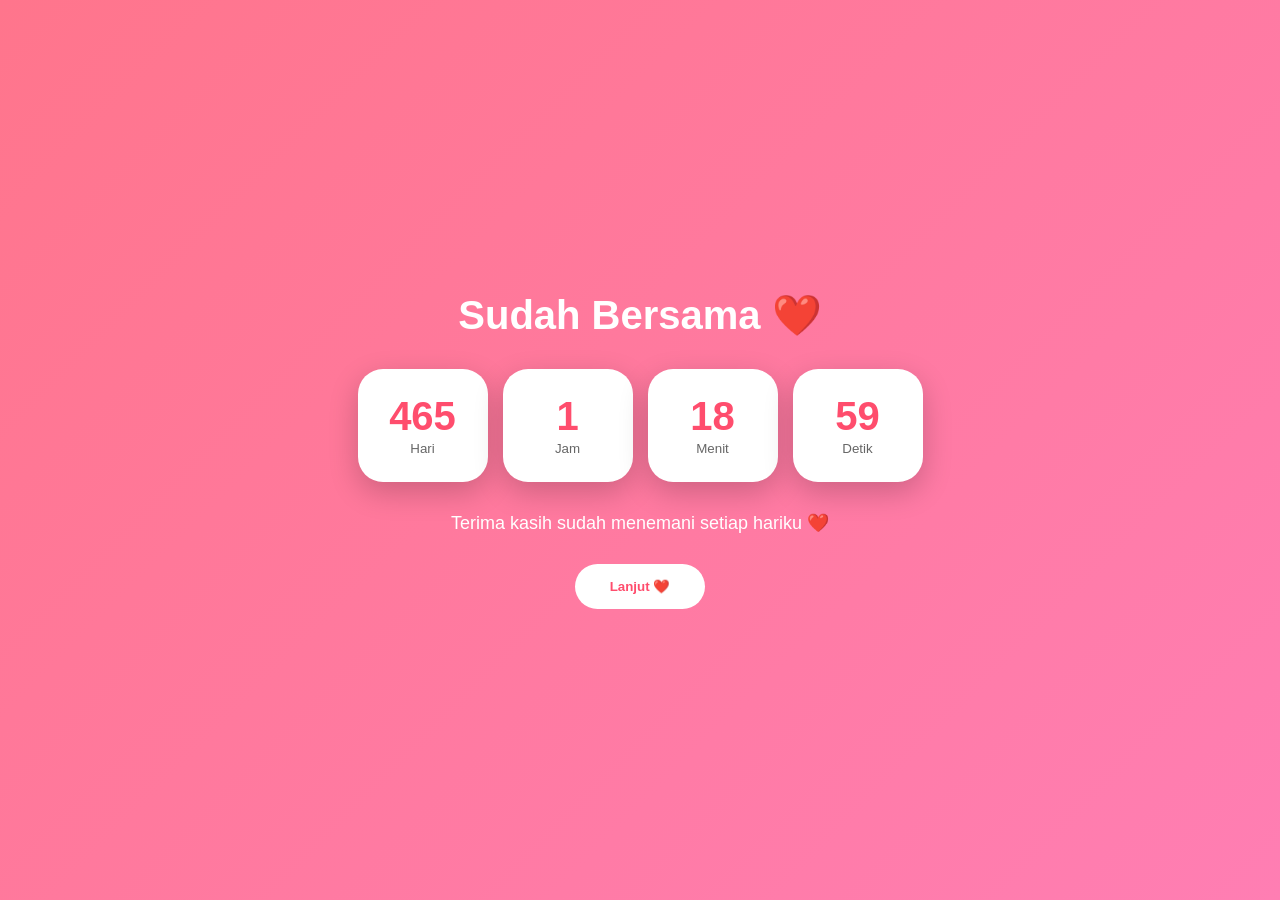
<file: pages/countdown.html>
<!doctype html>
<html lang="id">
  <head>
    <meta charset="UTF-8" />
    <meta name="viewport" content="width=device-width, initial-scale=1.0" />

    <title>Sudah Bersama ❤️</title>

    <link rel="stylesheet" href="../css/countdown.css" />
  </head>
  <body>
    <div class="container">
      <h1>Sudah Bersama ❤️</h1>

      <div class="countdown-box">
        <div class="time">
          <span id="days">0</span>
          <small>Hari</small>
        </div>

        <div class="time">
          <span id="hours">0</span>
          <small>Jam</small>
        </div>

        <div class="time">
          <span id="minutes">0</span>
          <small>Menit</small>
        </div>

        <div class="time">
          <span id="seconds">0</span>
          <small>Detik</small>
        </div>
      </div>

      <p class="message">Terima kasih sudah menemani setiap hariku ❤️</p>

      <button onclick="window.location.href = 'timeline.html'">
        Lanjut ❤️
      </button>
    </div>

    <script src="../js/countdown.js"></script>
  </body>
</html>
</file>
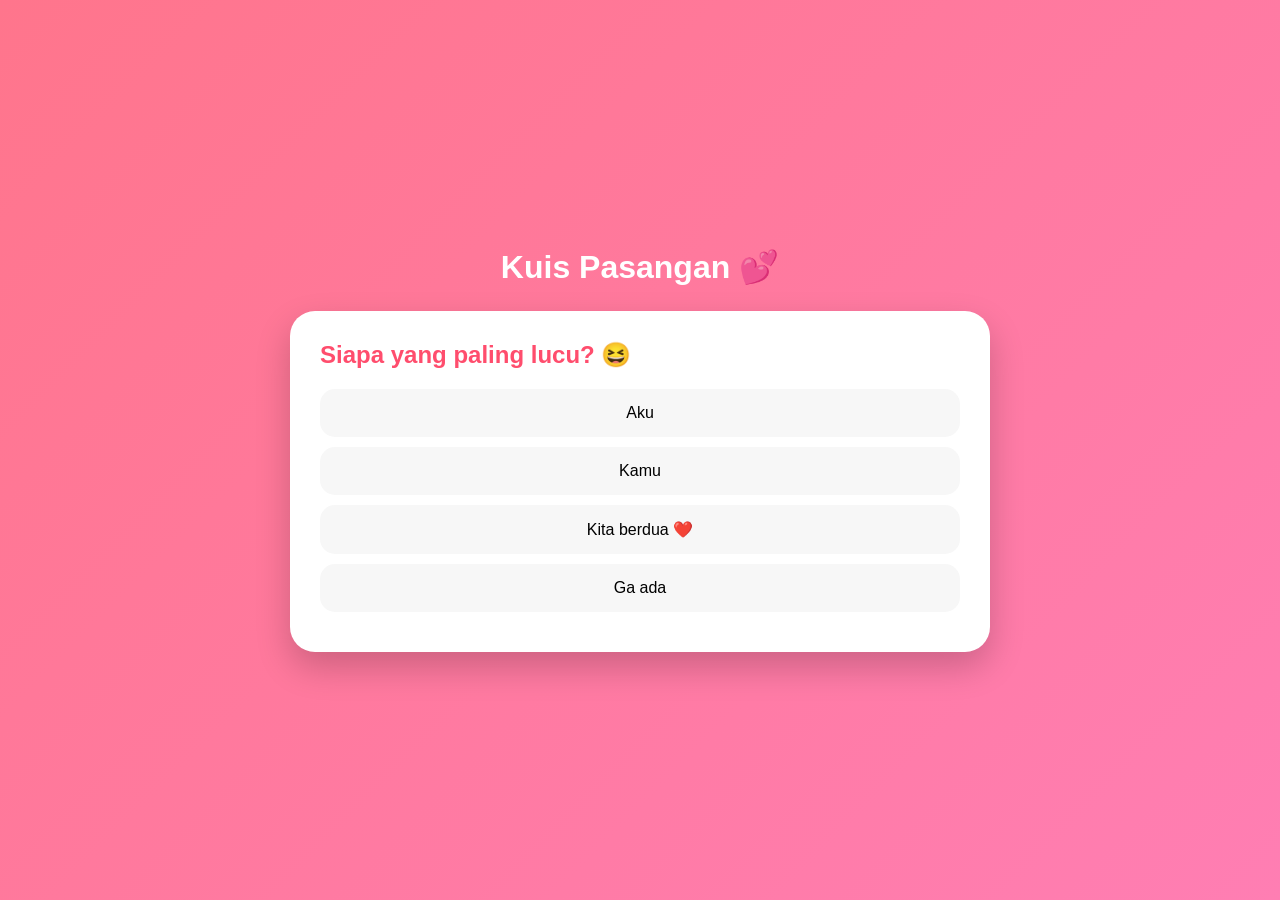
<file: pages/quiz.html>
<!doctype html>
<html lang="id">
  <head>
    <meta charset="UTF-8" />
    <meta name="viewport" content="width=device-width, initial-scale=1.0" />

    <title>Kuis Pasangan 💕</title>

    <link rel="stylesheet" href="../css/quiz.css" />
  </head>
  <body>
    <div class="quiz-container">
      <h1>Kuis Pasangan 💕</h1>

      <div class="quiz-box">
        <h2 id="question"></h2>

        <div id="answers"></div>
      </div>
    </div>

    <script src="../js/quiz.js"></script>
  </body>
</html>
</file>
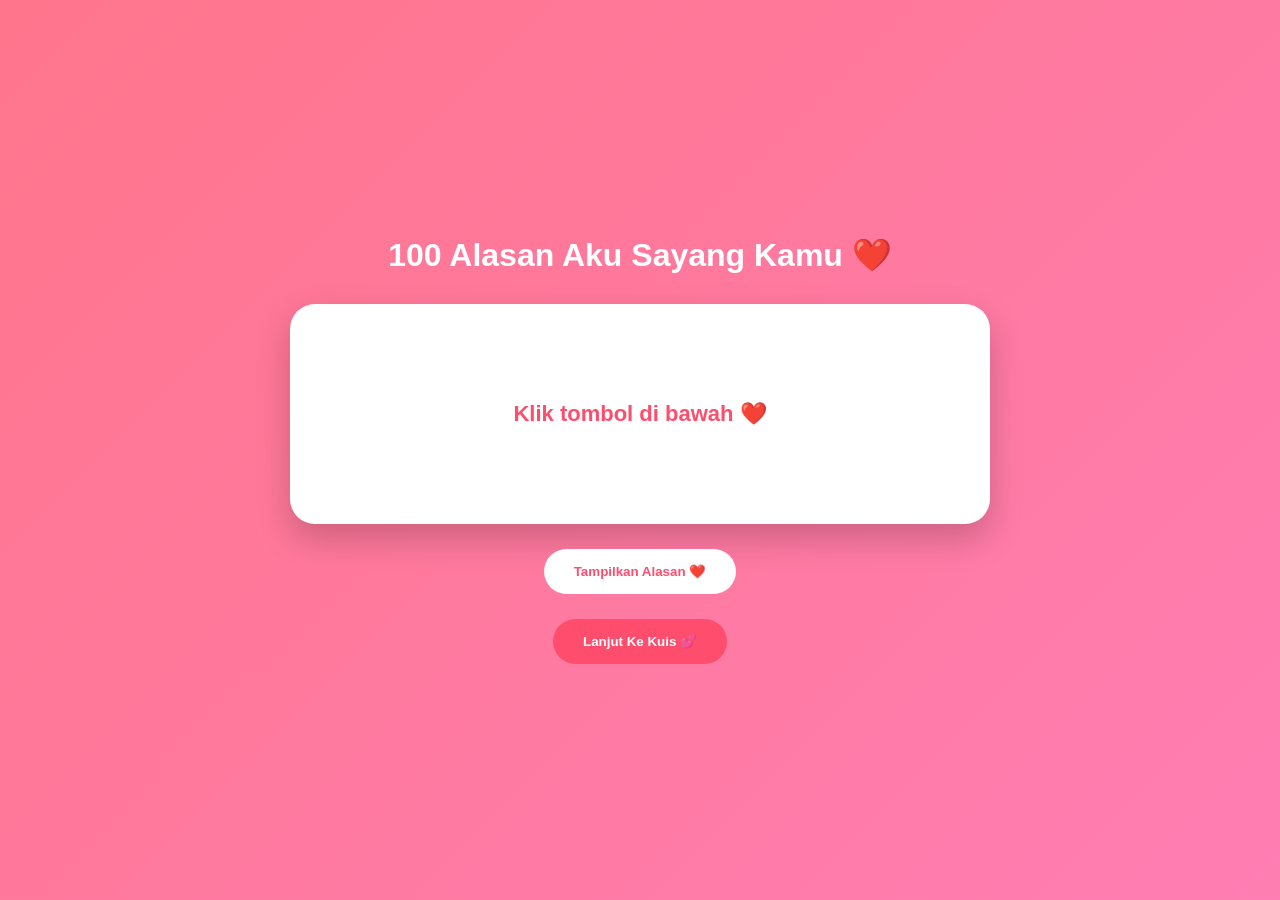
<file: pages/reasons.html>
<!doctype html>
<html lang="id">
  <head>
    <meta charset="UTF-8" />
    <meta name="viewport" content="width=device-width, initial-scale=1.0" />

    <title>100 Alasan ❤️</title>

    <link rel="stylesheet" href="../css/reasons.css" />
  </head>
  <body>
    <div class="container">
      <h1>100 Alasan Aku Sayang Kamu ❤️</h1>

      <div class="reason-card">
        <div id="reasonText">Klik tombol di bawah ❤️</div>
      </div>

      <button id="showReason">Tampilkan Alasan ❤️</button>

      <br />

      <button class="next-btn" onclick="window.location.href = 'quiz.html'">
        Lanjut Ke Kuis 💕
      </button>
    </div>

    <script src="../js/reasons.js"></script>
  </body>
</html>
</file>
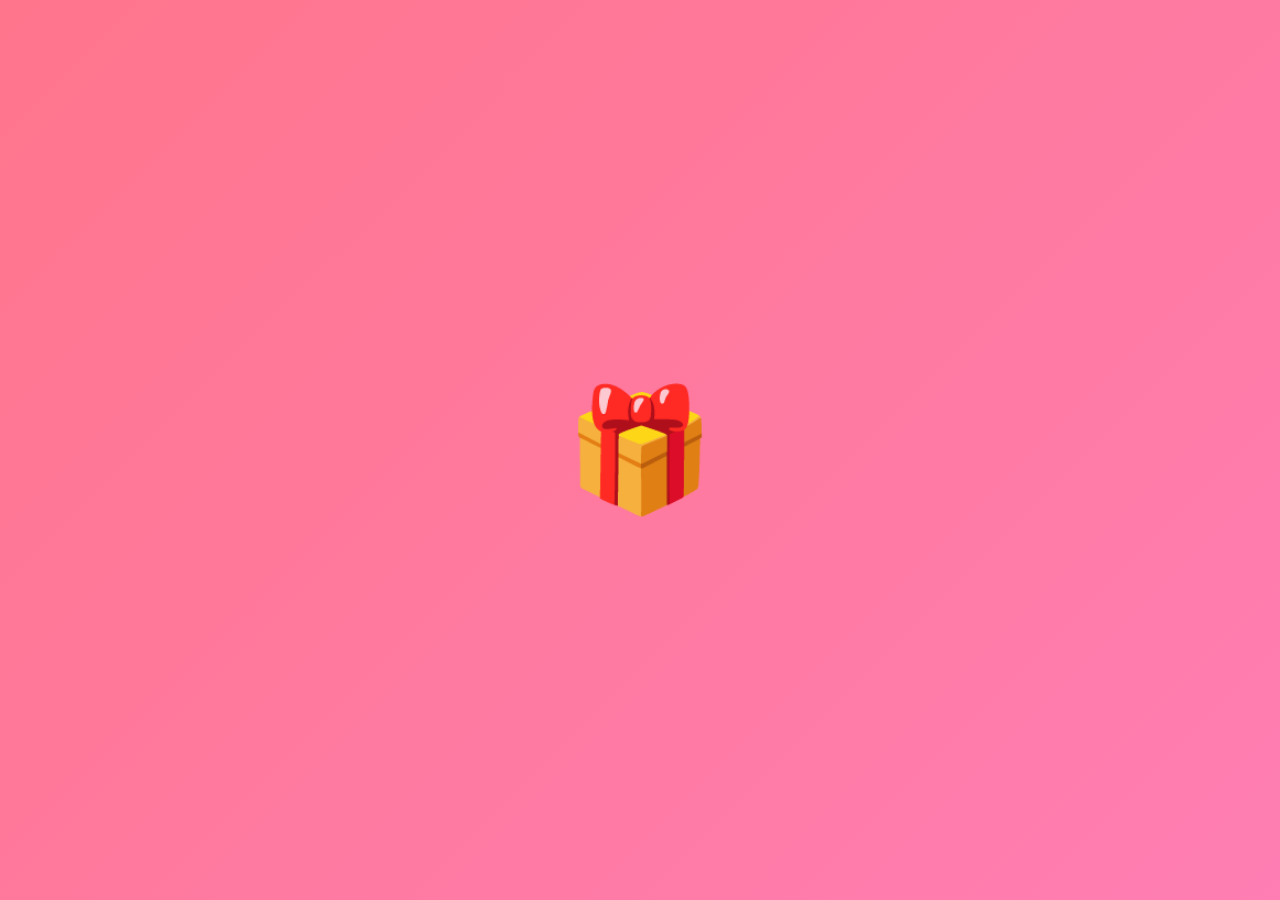
<file: pages/surprise.html>
<!doctype html>
<html lang="id">
  <head>
    <meta charset="UTF-8" />
    <meta name="viewport" content="width=device-width, initial-scale=1.0" />

    <title>Surprise Untuk Kamu ❤️</title>

    <link rel="stylesheet" href="../css/surprise.css" />
  </head>
  <body>
    <canvas id="confetti"></canvas>

    <div class="container">
      <div id="giftBox" class="gift-box">🎁</div>

      <div id="surpriseContent" class="hidden">
        <img src="../assets/img/foto1.png" alt="Foto Kita" class="main-photo" />

        <h1>Aku Sayang Kamu ❤️</h1>

        <p>Terima kasih sudah menjadi bagian terindah dalam hidupku.</p>

        <p>
          Semoga kita selalu bersama, saling mendukung, dan menciptakan lebih
          banyak kenangan indah.
        </p>

        <button onclick="window.print()">Simpan Kenangan ❤️</button>
      </div>
    </div>

    <script src="../js/confetti.js"></script>
  </body>
</html>
</file>
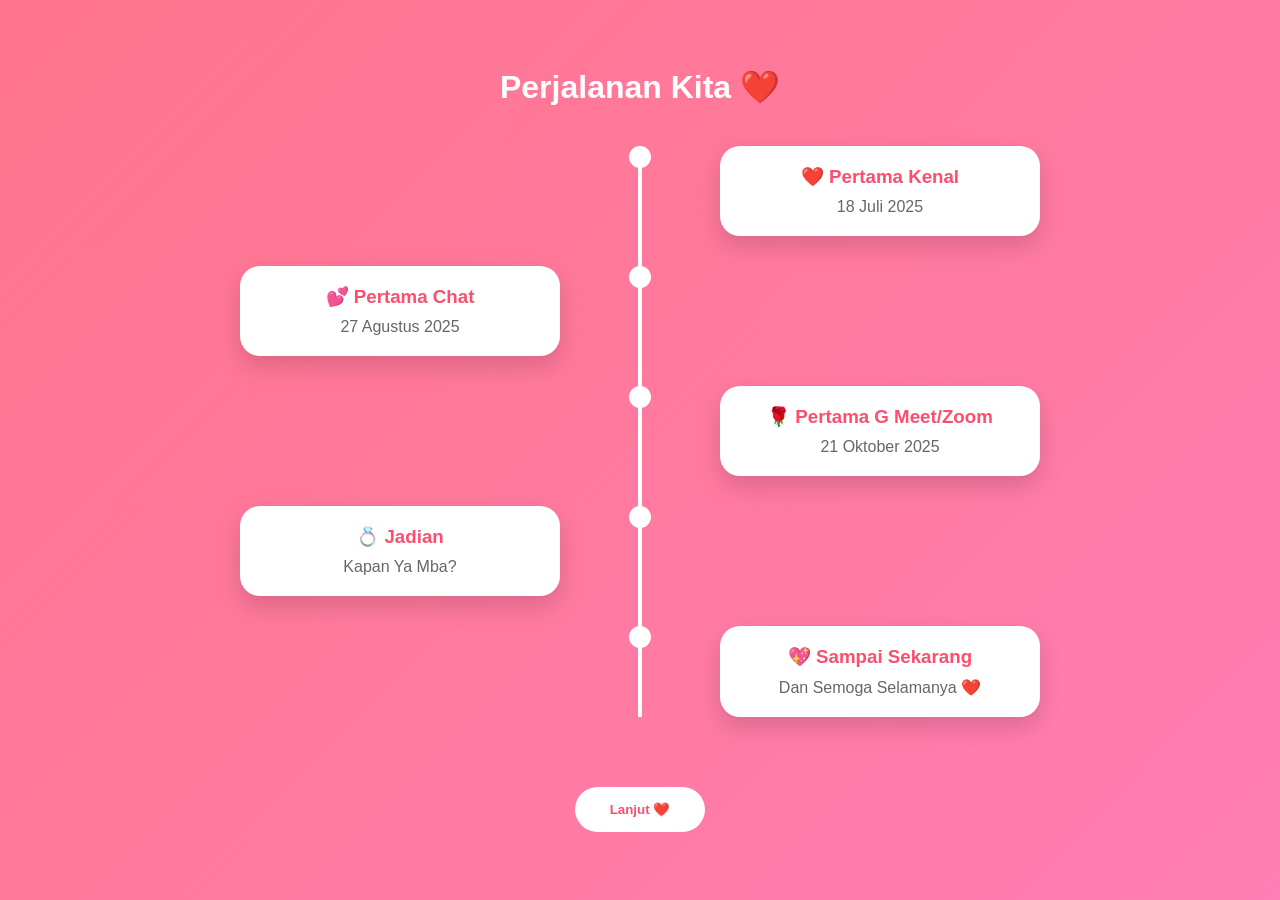
<file: pages/timeline.html>
<!doctype html>
<html lang="id">
  <head>
    <meta charset="UTF-8" />
    <meta name="viewport" content="width=device-width, initial-scale=1.0" />

    <title>Perjalanan Kita ❤️</title>

    <link rel="stylesheet" href="../css/timeline.css" />
  </head>
  <body>
    <div class="container">
      <h1>Perjalanan Kita ❤️</h1>

      <div class="timeline">
        <div class="timeline-item">
          <div class="dot"></div>

          <div class="content">
            <h3>❤️ Pertama Kenal</h3>
            <p>18 Juli 2025</p>
          </div>
        </div>

        <div class="timeline-item">
          <div class="dot"></div>

          <div class="content">
            <h3>💕 Pertama Chat</h3>
            <p>27 Agustus 2025</p>
          </div>
        </div>

        <div class="timeline-item">
          <div class="dot"></div>

          <div class="content">
            <h3>🌹 Pertama G Meet/Zoom</h3>
            <p>21 Oktober 2025</p>
          </div>
        </div>

        <div class="timeline-item">
          <div class="dot"></div>

          <div class="content">
            <h3>💍 Jadian</h3>
            <p>Kapan Ya Mba?</p>
          </div>
        </div>

        <div class="timeline-item">
          <div class="dot"></div>

          <div class="content">
            <h3>💖 Sampai Sekarang</h3>
            <p>Dan Semoga Selamanya ❤️</p>
          </div>
        </div>
      </div>

      <button onclick="window.location.href = 'reasons.html'">Lanjut ❤️</button>
    </div>

    <script src="../js/timeline.js"></script>
  </body>
</html>
</file>
<file: css/countdown.css>
* {
  margin: 0;
  padding: 0;
  box-sizing: border-box;
}

body {
  font-family: Poppins, sans-serif;

  min-height: 100vh;

  display: flex;
  justify-content: center;
  align-items: center;

  background: linear-gradient(135deg, #ff758c, #ff7eb3);
}

.container {
  width: 95%;
  max-width: 900px;

  text-align: center;
}

h1 {
  color: white;

  margin-bottom: 30px;

  font-size: 2.5rem;
}

.countdown-box {
  display: flex;

  justify-content: center;

  gap: 15px;

  flex-wrap: wrap;
}

.time {
  width: 130px;

  background: white;

  padding: 25px;

  border-radius: 25px;

  box-shadow: 0 10px 30px rgba(0, 0, 0, 0.2);
}

.time span {
  display: block;

  font-size: 40px;

  font-weight: bold;

  color: #ff4d6d;
}

.time small {
  color: #666;
}

.message {
  color: white;

  margin-top: 30px;

  font-size: 18px;
}

button {
  margin-top: 30px;

  padding: 15px 35px;

  border: none;

  border-radius: 50px;

  background: white;

  color: #ff4d6d;

  font-weight: bold;

  cursor: pointer;

  transition: 0.3s;
}

button:hover {
  transform: scale(1.05);
}
</file>
<file: css/quiz.css>
* {
  margin: 0;
  padding: 0;
  box-sizing: border-box;
}

body {
  font-family: Poppins, sans-serif;

  min-height: 100vh;

  display: flex;
  justify-content: center;
  align-items: center;

  background: linear-gradient(135deg, #ff758c, #ff7eb3);
}

.quiz-container {
  width: 90%;
  max-width: 700px;
}

.quiz-box {
  background: white;

  padding: 30px;

  border-radius: 25px;

  box-shadow: 0 15px 35px rgba(0, 0, 0, 0.2);
}

h1 {
  text-align: center;

  color: white;

  margin-bottom: 25px;
}

h2 {
  color: #ff4d6d;

  margin-bottom: 20px;
}

.answer-btn {
  display: block;

  width: 100%;

  margin: 10px 0;

  padding: 15px;

  border: none;

  border-radius: 15px;

  background: #f7f7f7;

  cursor: pointer;

  font-size: 16px;

  transition: 0.3s;
}

.answer-btn:hover {
  background: #ffd4df;
}
</file>
<file: css/reasons.css>
* {
  margin: 0;
  padding: 0;
  box-sizing: border-box;
}

body {
  font-family: Poppins, sans-serif;

  min-height: 100vh;

  display: flex;
  justify-content: center;
  align-items: center;

  background: linear-gradient(135deg, #ff758c, #ff7eb3);
}

.container {
  width: 90%;
  max-width: 700px;

  text-align: center;
}

h1 {
  color: white;

  margin-bottom: 30px;
}

.reason-card {
  background: white;

  min-height: 220px;

  display: flex;
  justify-content: center;
  align-items: center;

  border-radius: 25px;

  padding: 30px;

  box-shadow: 0 15px 35px rgba(0, 0, 0, 0.2);
}

#reasonText {
  font-size: 22px;

  color: #ff4d6d;

  font-weight: bold;

  line-height: 1.8;
}

button {
  margin-top: 25px;

  border: none;

  padding: 15px 30px;

  border-radius: 50px;

  cursor: pointer;

  font-weight: bold;

  background: white;

  color: #ff4d6d;
}

.next-btn {
  background: #ff4d6d;

  color: white;
}
</file>
<file: css/surprise.css>
* {
  margin: 0;
  padding: 0;
  box-sizing: border-box;
}

body {
  font-family: Poppins, sans-serif;

  min-height: 100vh;

  overflow: hidden;

  display: flex;
  justify-content: center;
  align-items: center;

  background: linear-gradient(135deg, #ff758c, #ff7eb3);
}

.container {
  text-align: center;

  z-index: 2;
}

.gift-box {
  font-size: 120px;

  cursor: pointer;

  animation: bounce 2s infinite;
}

.hidden {
  display: none;
}

.main-photo {
  width: 280px;
  height: 280px;

  object-fit: cover;

  border-radius: 50%;

  border: 8px solid white;

  margin-bottom: 20px;
}

h1 {
  color: white;

  margin-bottom: 15px;
}

p {
  color: white;

  max-width: 600px;

  margin: 10px auto;

  line-height: 1.8;
}

button {
  margin-top: 25px;

  border: none;

  padding: 15px 30px;

  border-radius: 40px;

  background: white;

  color: #ff4d6d;

  font-weight: bold;

  cursor: pointer;
}

canvas {
  position: fixed;

  top: 0;
  left: 0;

  width: 100%;
  height: 100%;

  pointer-events: none;
}

@keyframes bounce {
  0%,
  100% {
    transform: translateY(0);
  }

  50% {
    transform: translateY(-20px);
  }
}
</file>
<file: css/timeline.css>
* {
  margin: 0;
  padding: 0;
  box-sizing: border-box;
}

body {
  font-family: Poppins, sans-serif;

  background: linear-gradient(135deg, #ff758c, #ff7eb3);

  min-height: 100vh;

  display: flex;
  justify-content: center;
  align-items: center;
}

.container {
  width: 90%;
  max-width: 800px;

  text-align: center;
}

h1 {
  color: white;

  margin-bottom: 40px;
}

.timeline {
  position: relative;

  margin: 40px auto;
}

.timeline::before {
  content: "";

  position: absolute;

  left: 50%;

  width: 4px;

  height: 100%;

  background: white;

  transform: translateX(-50%);
}

.timeline-item {
  position: relative;

  width: 100%;

  margin: 30px 0;
}

.dot {
  position: absolute;

  left: 50%;

  width: 22px;

  height: 22px;

  background: white;

  border-radius: 50%;

  transform: translateX(-50%);
}

.content {
  width: 40%;

  background: white;

  padding: 20px;

  border-radius: 20px;

  box-shadow: 0 10px 25px rgba(0, 0, 0, 0.15);
}

.timeline-item:nth-child(odd) .content {
  margin-left: auto;
}

.content h3 {
  color: #ff4d6d;
}

.content p {
  margin-top: 10px;

  color: #666;
}

button {
  margin-top: 30px;

  padding: 15px 35px;

  border: none;

  border-radius: 50px;

  background: white;

  color: #ff4d6d;

  font-weight: bold;

  cursor: pointer;
}

@media (max-width: 768px) {
  .timeline::before {
    left: 20px;
  }

  .dot {
    left: 20px;
  }

  .content {
    width: 85%;

    margin-left: 50px !important;
  }
}
</file>
